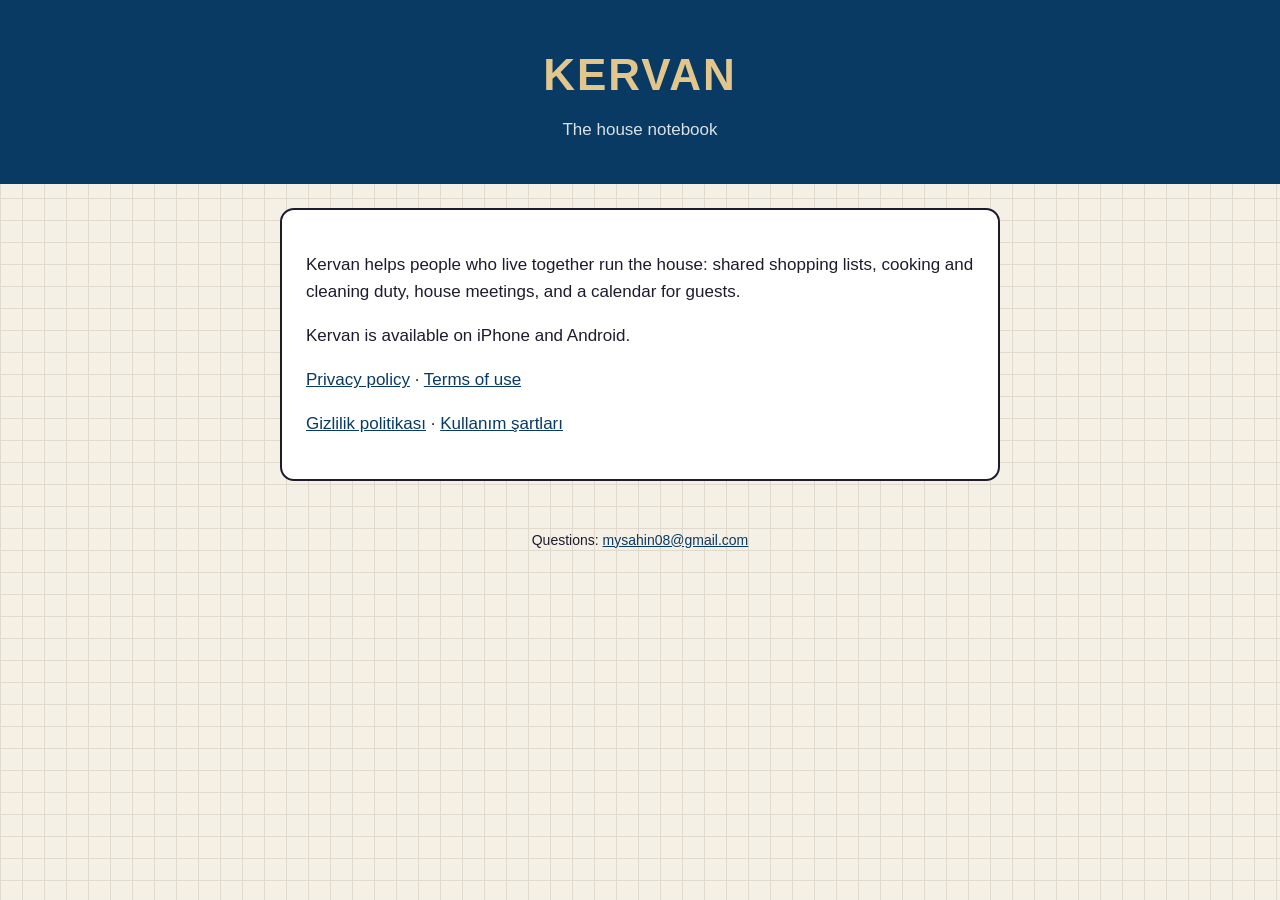
<file: index.html>
<!doctype html>
<html lang="en">
<head>
<meta charset="utf-8">
<meta name="viewport" content="width=device-width, initial-scale=1">
<title>Kervan</title>
<link rel="stylesheet" href="style.css">
</head>
<body>
<header>
  <h1>KERVAN</h1>
  <p>The house notebook</p>
</header>
<main>
  <p>Kervan helps people who live together run the house: shared shopping lists, cooking and cleaning duty, house meetings, and a calendar for guests.</p>
  <p>Kervan is available on iPhone and Android.</p>
  <p><a href="privacy.html">Privacy policy</a> · <a href="terms.html">Terms of use</a></p>
  <p><a href="privacy-tr.html">Gizlilik politikası</a> · <a href="terms-tr.html">Kullanım şartları</a></p>
</main>
<footer>Questions: <a href="mailto:mysahin08@gmail.com">mysahin08@gmail.com</a></footer>
</body>
</html>
</file>
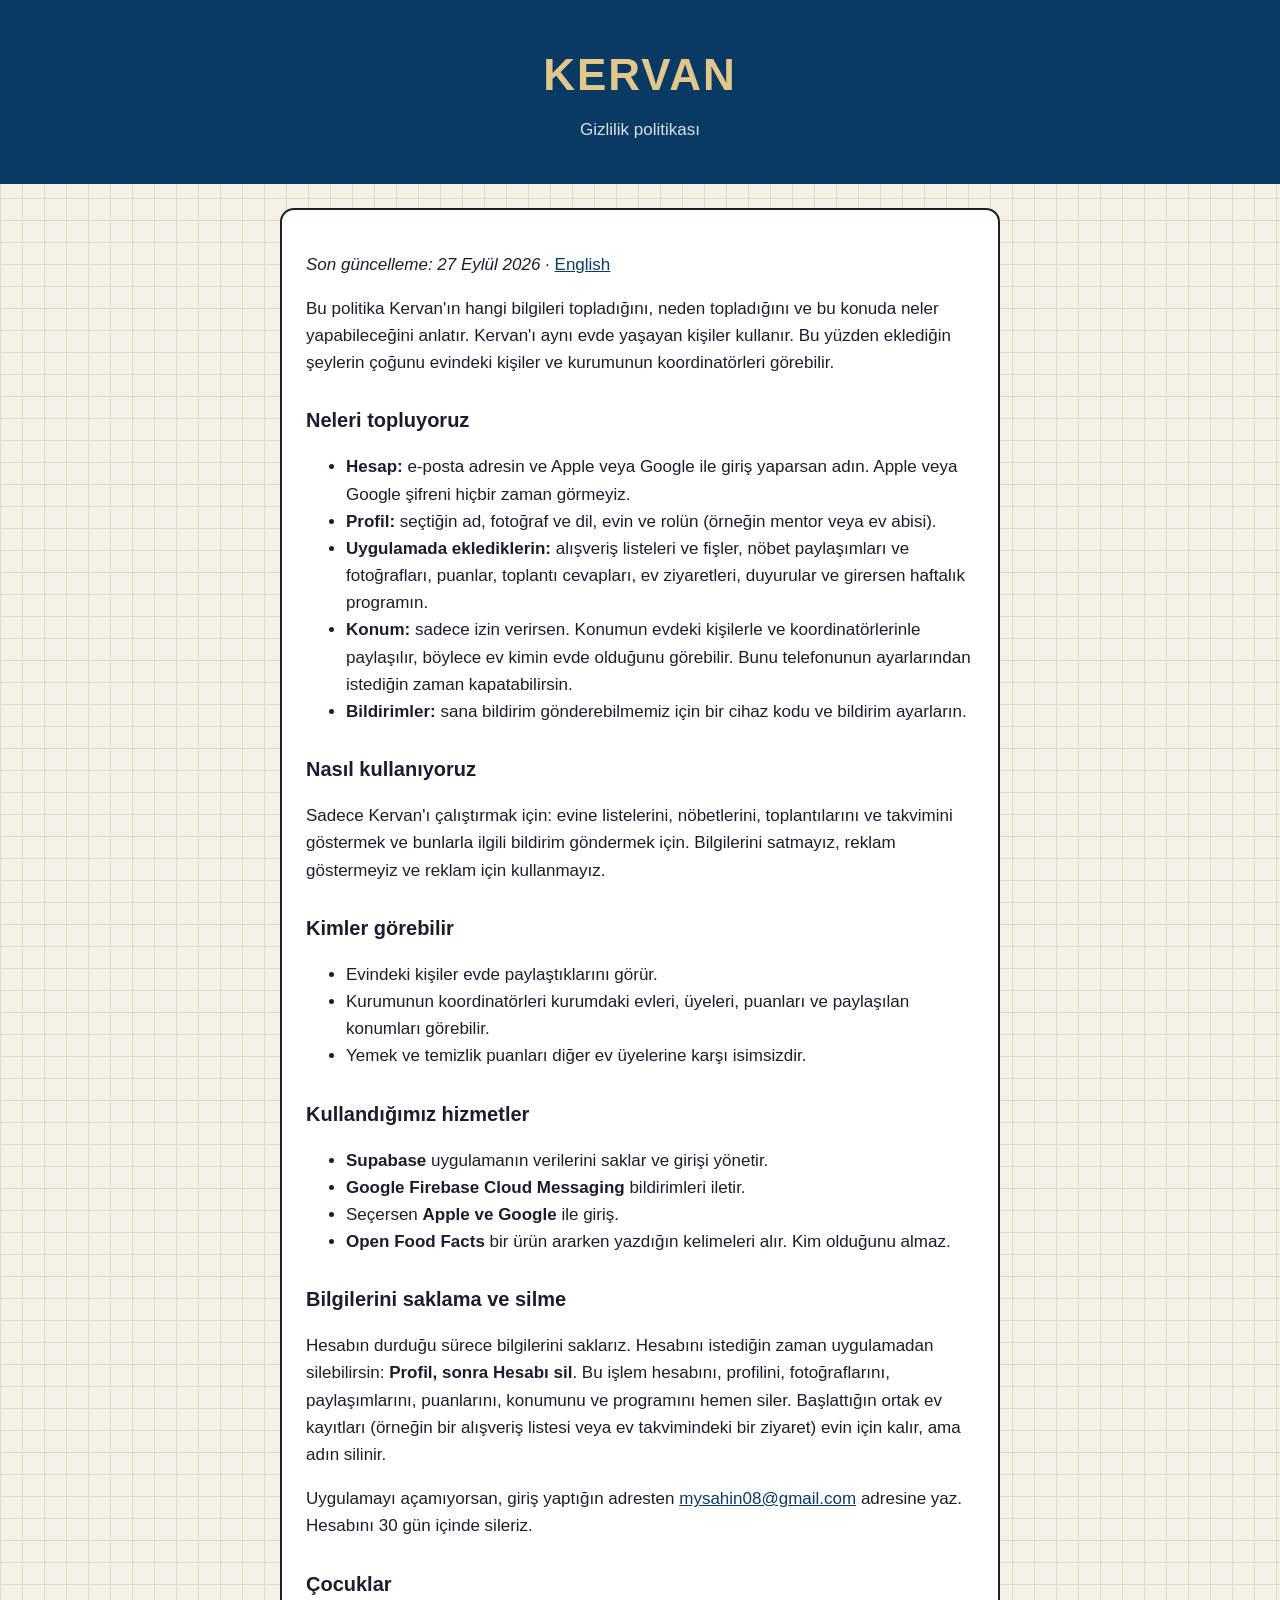
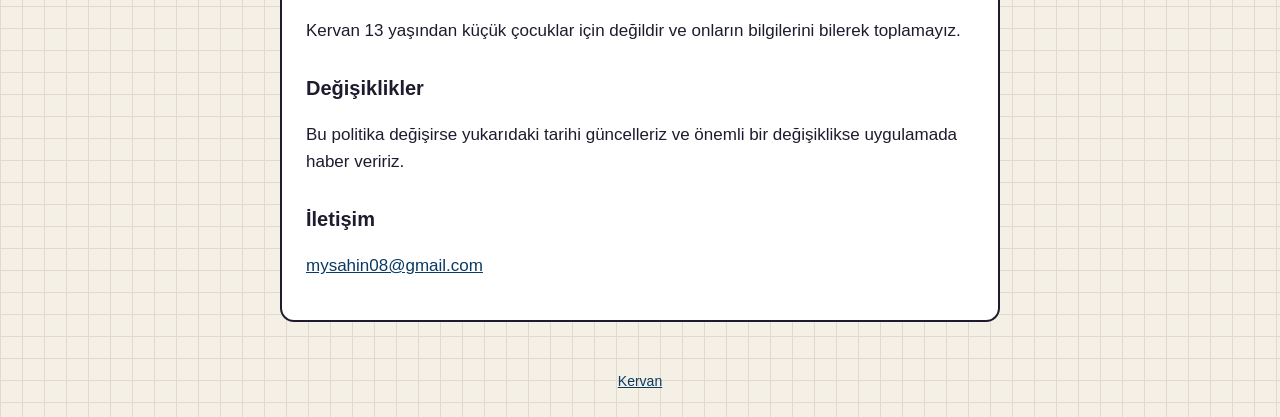
<file: privacy-tr.html>
<!doctype html>
<html lang="tr">
<head>
<meta charset="utf-8">
<meta name="viewport" content="width=device-width, initial-scale=1">
<title>Kervan Gizlilik Politikası</title>
<link rel="stylesheet" href="style.css">
</head>
<body>
<header>
  <h1>KERVAN</h1>
  <p>Gizlilik politikası</p>
</header>
<main>
  <p><em>Son güncelleme: 27 Eylül 2026</em> · <a href="privacy.html">English</a></p>
  <p>Bu politika Kervan'ın hangi bilgileri topladığını, neden topladığını ve bu konuda neler yapabileceğini anlatır. Kervan'ı aynı evde yaşayan kişiler kullanır. Bu yüzden eklediğin şeylerin çoğunu evindeki kişiler ve kurumunun koordinatörleri görebilir.</p>

  <h2>Neleri topluyoruz</h2>
  <ul>
    <li><strong>Hesap:</strong> e-posta adresin ve Apple veya Google ile giriş yaparsan adın. Apple veya Google şifreni hiçbir zaman görmeyiz.</li>
    <li><strong>Profil:</strong> seçtiğin ad, fotoğraf ve dil, evin ve rolün (örneğin mentor veya ev abisi).</li>
    <li><strong>Uygulamada eklediklerin:</strong> alışveriş listeleri ve fişler, nöbet paylaşımları ve fotoğrafları, puanlar, toplantı cevapları, ev ziyaretleri, duyurular ve girersen haftalık programın.</li>
    <li><strong>Konum:</strong> sadece izin verirsen. Konumun evdeki kişilerle ve koordinatörlerinle paylaşılır, böylece ev kimin evde olduğunu görebilir. Bunu telefonunun ayarlarından istediğin zaman kapatabilirsin.</li>
    <li><strong>Bildirimler:</strong> sana bildirim gönderebilmemiz için bir cihaz kodu ve bildirim ayarların.</li>
  </ul>

  <h2>Nasıl kullanıyoruz</h2>
  <p>Sadece Kervan'ı çalıştırmak için: evine listelerini, nöbetlerini, toplantılarını ve takvimini göstermek ve bunlarla ilgili bildirim göndermek için. Bilgilerini satmayız, reklam göstermeyiz ve reklam için kullanmayız.</p>

  <h2>Kimler görebilir</h2>
  <ul>
    <li>Evindeki kişiler evde paylaştıklarını görür.</li>
    <li>Kurumunun koordinatörleri kurumdaki evleri, üyeleri, puanları ve paylaşılan konumları görebilir.</li>
    <li>Yemek ve temizlik puanları diğer ev üyelerine karşı isimsizdir.</li>
  </ul>

  <h2>Kullandığımız hizmetler</h2>
  <ul>
    <li><strong>Supabase</strong> uygulamanın verilerini saklar ve girişi yönetir.</li>
    <li><strong>Google Firebase Cloud Messaging</strong> bildirimleri iletir.</li>
    <li>Seçersen <strong>Apple ve Google</strong> ile giriş.</li>
    <li><strong>Open Food Facts</strong> bir ürün ararken yazdığın kelimeleri alır. Kim olduğunu almaz.</li>
  </ul>

  <h2>Bilgilerini saklama ve silme</h2>
  <p>Hesabın durduğu sürece bilgilerini saklarız. Hesabını istediğin zaman uygulamadan silebilirsin: <strong>Profil, sonra Hesabı sil</strong>. Bu işlem hesabını, profilini, fotoğraflarını, paylaşımlarını, puanlarını, konumunu ve programını hemen siler. Başlattığın ortak ev kayıtları (örneğin bir alışveriş listesi veya ev takvimindeki bir ziyaret) evin için kalır, ama adın silinir.</p>
  <p>Uygulamayı açamıyorsan, giriş yaptığın adresten <a href="mailto:mysahin08@gmail.com">mysahin08@gmail.com</a> adresine yaz. Hesabını 30 gün içinde sileriz.</p>

  <h2>Çocuklar</h2>
  <p>Kervan 13 yaşından küçük çocuklar için değildir ve onların bilgilerini bilerek toplamayız.</p>

  <h2>Değişiklikler</h2>
  <p>Bu politika değişirse yukarıdaki tarihi güncelleriz ve önemli bir değişiklikse uygulamada haber veririz.</p>

  <h2>İletişim</h2>
  <p><a href="mailto:mysahin08@gmail.com">mysahin08@gmail.com</a></p>
</main>
<footer><a href="index.html">Kervan</a></footer>
</body>
</html>
</file>
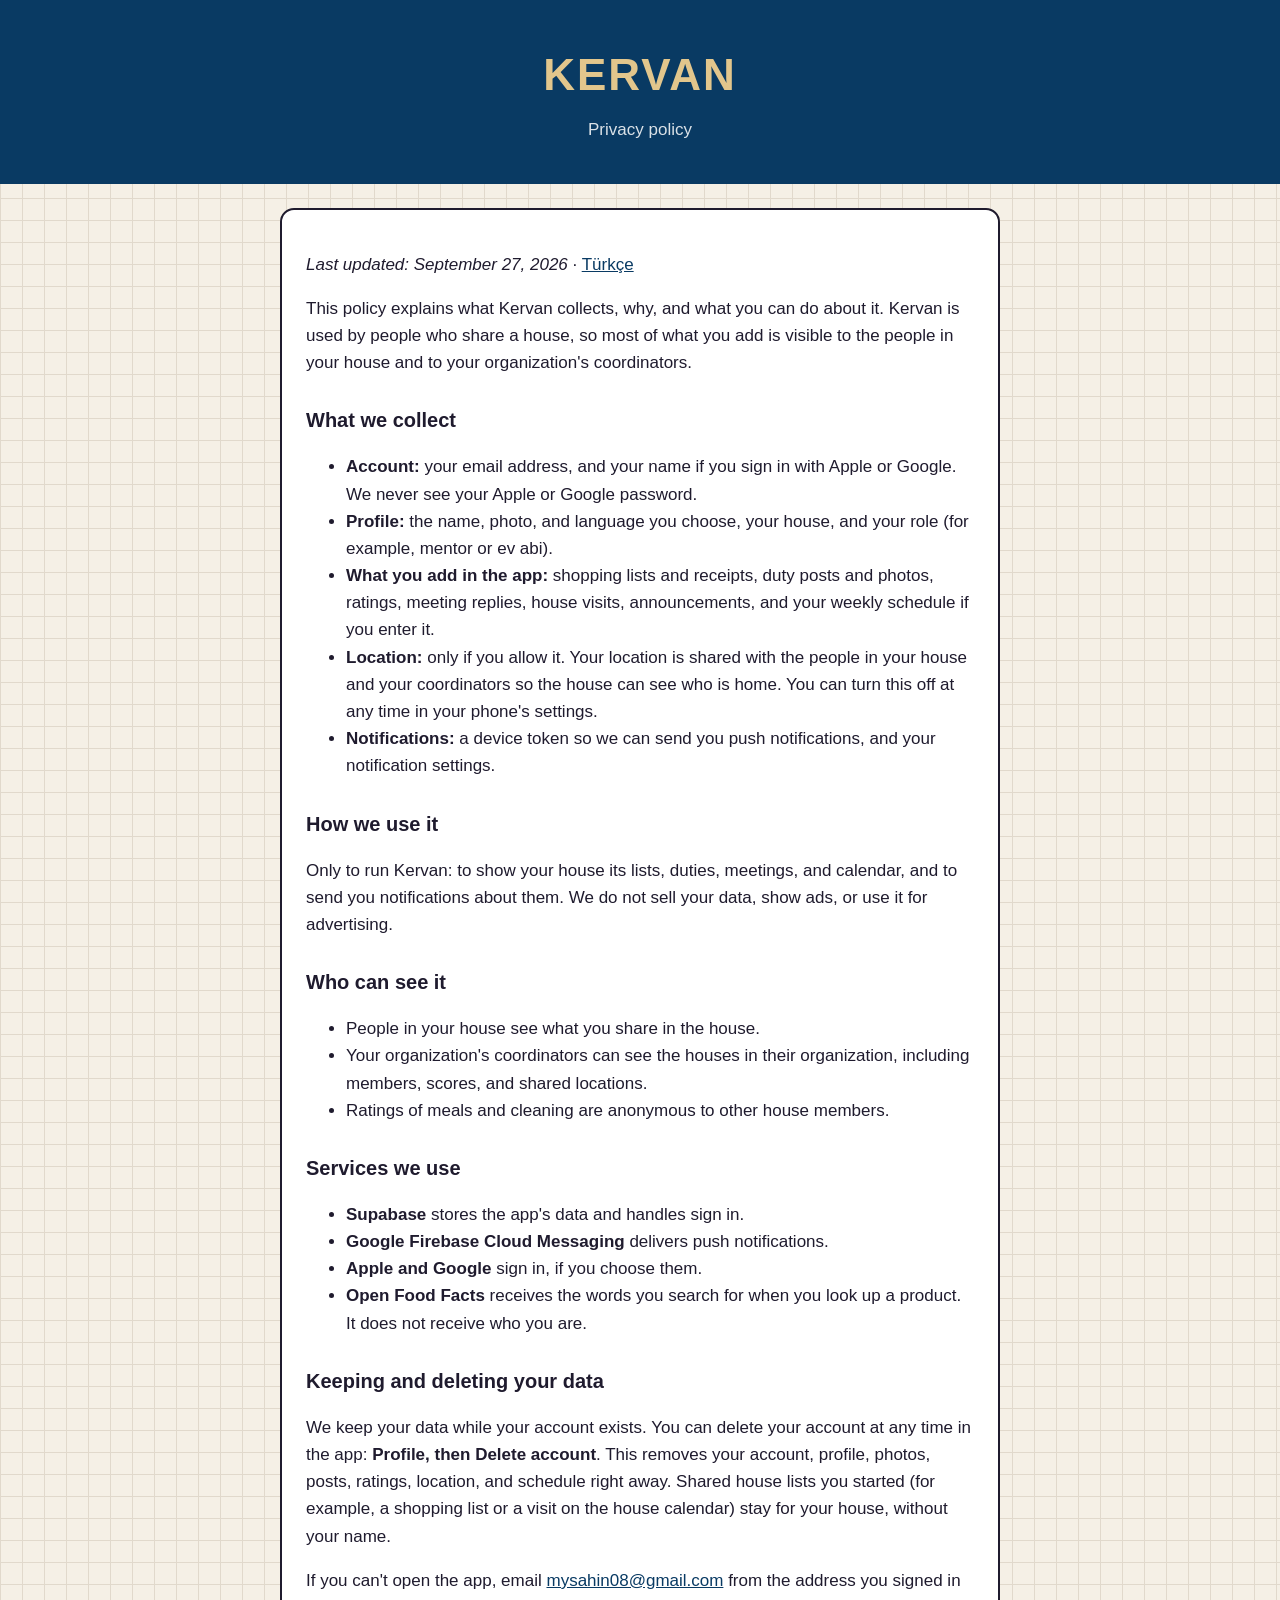
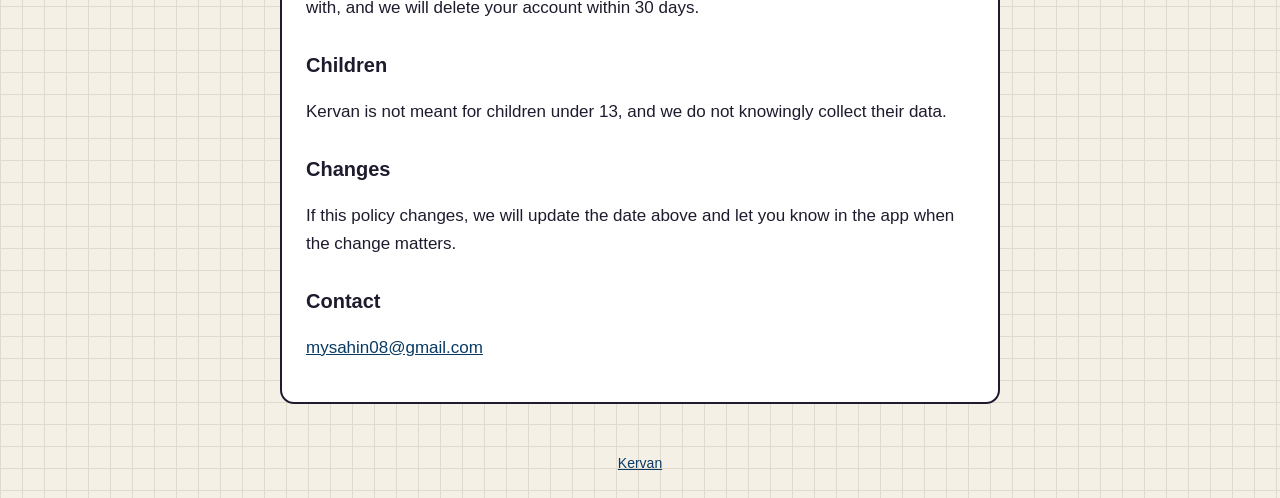
<file: privacy.html>
<!doctype html>
<html lang="en">
<head>
<meta charset="utf-8">
<meta name="viewport" content="width=device-width, initial-scale=1">
<title>Kervan Privacy Policy</title>
<link rel="stylesheet" href="style.css">
</head>
<body>
<header>
  <h1>KERVAN</h1>
  <p>Privacy policy</p>
</header>
<main>
  <p><em>Last updated: September 27, 2026</em> · <a href="privacy-tr.html">Türkçe</a></p>
  <p>This policy explains what Kervan collects, why, and what you can do about it. Kervan is used by people who share a house, so most of what you add is visible to the people in your house and to your organization's coordinators.</p>

  <h2>What we collect</h2>
  <ul>
    <li><strong>Account:</strong> your email address, and your name if you sign in with Apple or Google. We never see your Apple or Google password.</li>
    <li><strong>Profile:</strong> the name, photo, and language you choose, your house, and your role (for example, mentor or ev abi).</li>
    <li><strong>What you add in the app:</strong> shopping lists and receipts, duty posts and photos, ratings, meeting replies, house visits, announcements, and your weekly schedule if you enter it.</li>
    <li><strong>Location:</strong> only if you allow it. Your location is shared with the people in your house and your coordinators so the house can see who is home. You can turn this off at any time in your phone's settings.</li>
    <li><strong>Notifications:</strong> a device token so we can send you push notifications, and your notification settings.</li>
  </ul>

  <h2>How we use it</h2>
  <p>Only to run Kervan: to show your house its lists, duties, meetings, and calendar, and to send you notifications about them. We do not sell your data, show ads, or use it for advertising.</p>

  <h2>Who can see it</h2>
  <ul>
    <li>People in your house see what you share in the house.</li>
    <li>Your organization's coordinators can see the houses in their organization, including members, scores, and shared locations.</li>
    <li>Ratings of meals and cleaning are anonymous to other house members.</li>
  </ul>

  <h2>Services we use</h2>
  <ul>
    <li><strong>Supabase</strong> stores the app's data and handles sign in.</li>
    <li><strong>Google Firebase Cloud Messaging</strong> delivers push notifications.</li>
    <li><strong>Apple and Google</strong> sign in, if you choose them.</li>
    <li><strong>Open Food Facts</strong> receives the words you search for when you look up a product. It does not receive who you are.</li>
  </ul>

  <h2>Keeping and deleting your data</h2>
  <p>We keep your data while your account exists. You can delete your account at any time in the app: <strong>Profile, then Delete account</strong>. This removes your account, profile, photos, posts, ratings, location, and schedule right away. Shared house lists you started (for example, a shopping list or a visit on the house calendar) stay for your house, without your name.</p>
  <p>If you can't open the app, email <a href="mailto:mysahin08@gmail.com">mysahin08@gmail.com</a> from the address you signed in with, and we will delete your account within 30 days.</p>

  <h2>Children</h2>
  <p>Kervan is not meant for children under 13, and we do not knowingly collect their data.</p>

  <h2>Changes</h2>
  <p>If this policy changes, we will update the date above and let you know in the app when the change matters.</p>

  <h2>Contact</h2>
  <p><a href="mailto:mysahin08@gmail.com">mysahin08@gmail.com</a></p>
</main>
<footer><a href="index.html">Kervan</a></footer>
</body>
</html>
</file>
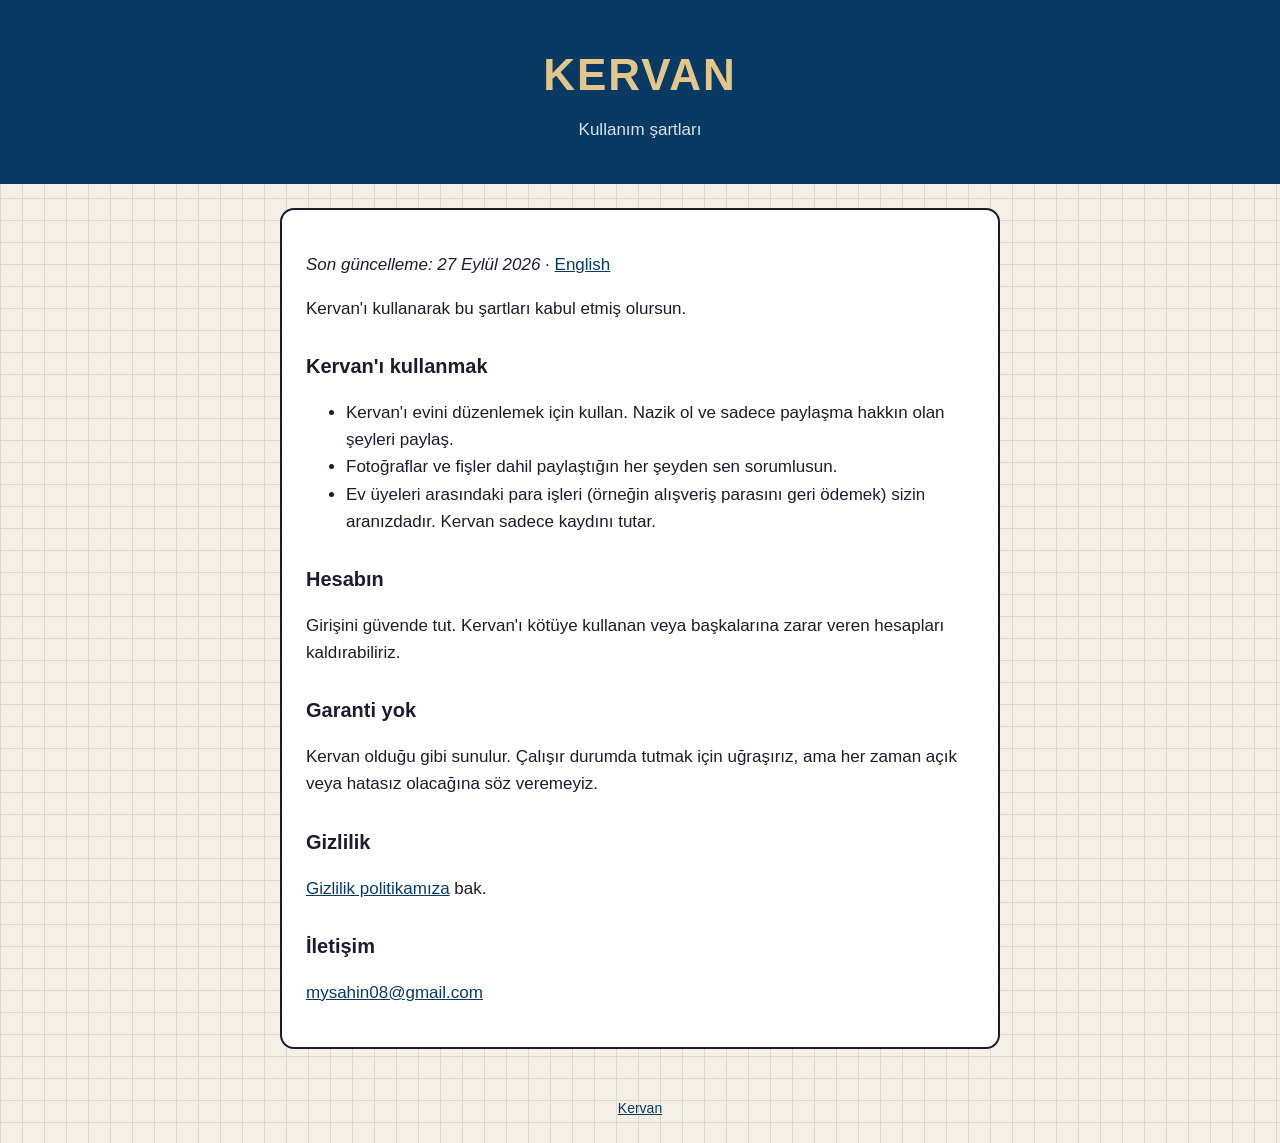
<file: terms-tr.html>
<!doctype html>
<html lang="tr">
<head>
<meta charset="utf-8">
<meta name="viewport" content="width=device-width, initial-scale=1">
<title>Kervan Kullanım Şartları</title>
<link rel="stylesheet" href="style.css">
</head>
<body>
<header>
  <h1>KERVAN</h1>
  <p>Kullanım şartları</p>
</header>
<main>
  <p><em>Son güncelleme: 27 Eylül 2026</em> · <a href="terms.html">English</a></p>
  <p>Kervan'ı kullanarak bu şartları kabul etmiş olursun.</p>
  <h2>Kervan'ı kullanmak</h2>
  <ul>
    <li>Kervan'ı evini düzenlemek için kullan. Nazik ol ve sadece paylaşma hakkın olan şeyleri paylaş.</li>
    <li>Fotoğraflar ve fişler dahil paylaştığın her şeyden sen sorumlusun.</li>
    <li>Ev üyeleri arasındaki para işleri (örneğin alışveriş parasını geri ödemek) sizin aranızdadır. Kervan sadece kaydını tutar.</li>
  </ul>
  <h2>Hesabın</h2>
  <p>Girişini güvende tut. Kervan'ı kötüye kullanan veya başkalarına zarar veren hesapları kaldırabiliriz.</p>
  <h2>Garanti yok</h2>
  <p>Kervan olduğu gibi sunulur. Çalışır durumda tutmak için uğraşırız, ama her zaman açık veya hatasız olacağına söz veremeyiz.</p>
  <h2>Gizlilik</h2>
  <p><a href="privacy-tr.html">Gizlilik politikamıza</a> bak.</p>
  <h2>İletişim</h2>
  <p><a href="mailto:mysahin08@gmail.com">mysahin08@gmail.com</a></p>
</main>
<footer><a href="index.html">Kervan</a></footer>
</body>
</html>
</file>
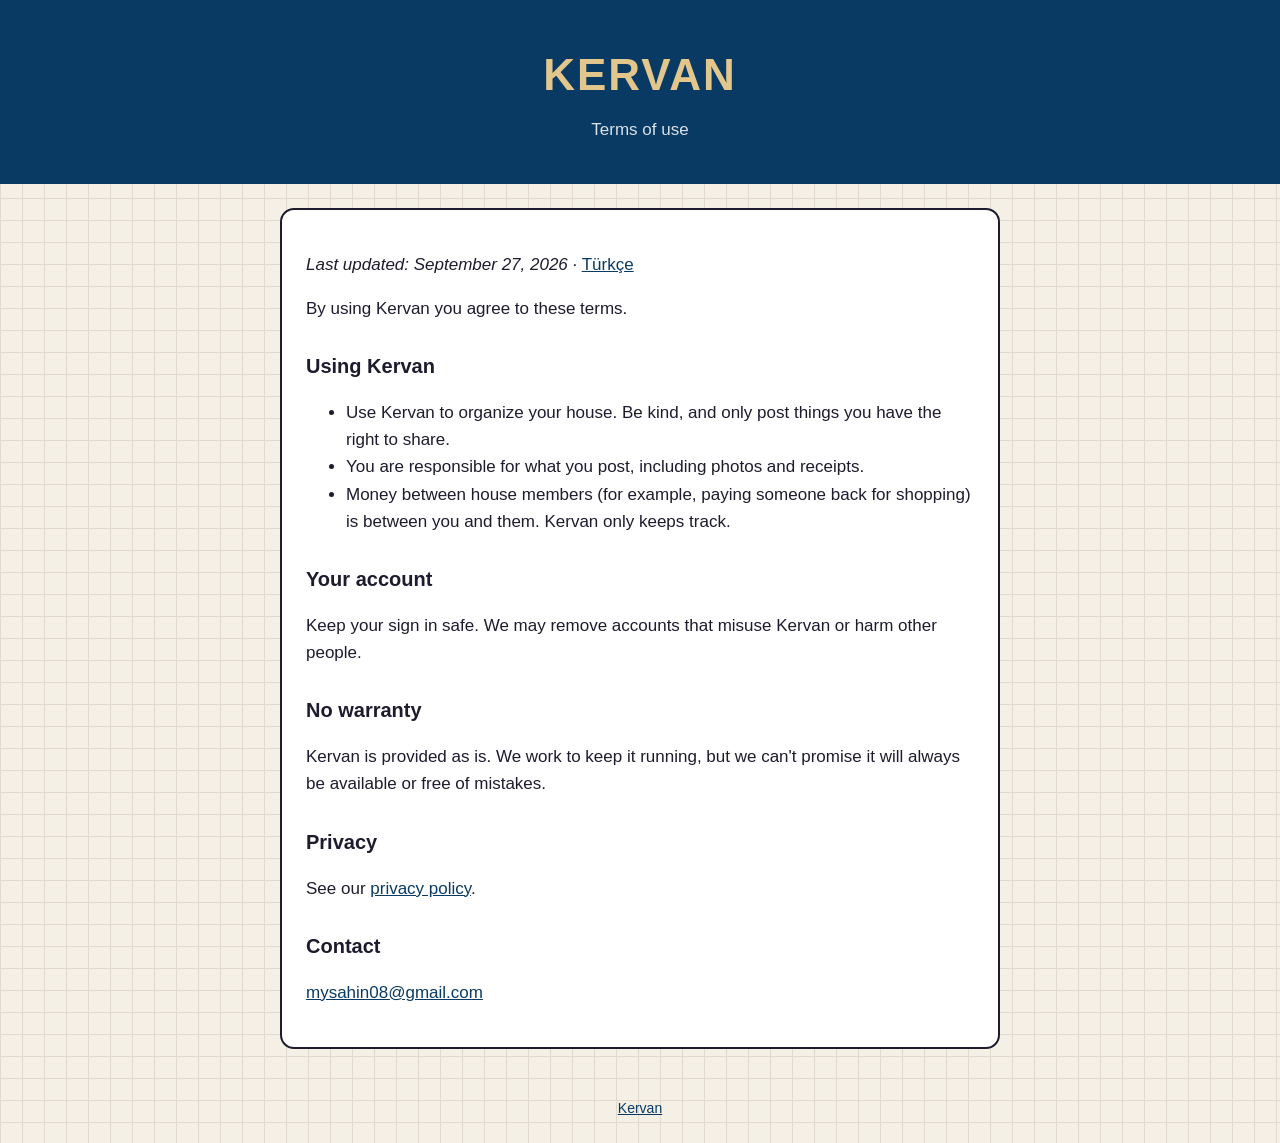
<file: terms.html>
<!doctype html>
<html lang="en">
<head>
<meta charset="utf-8">
<meta name="viewport" content="width=device-width, initial-scale=1">
<title>Kervan Terms of Use</title>
<link rel="stylesheet" href="style.css">
</head>
<body>
<header>
  <h1>KERVAN</h1>
  <p>Terms of use</p>
</header>
<main>
  <p><em>Last updated: September 27, 2026</em> · <a href="terms-tr.html">Türkçe</a></p>
  <p>By using Kervan you agree to these terms.</p>
  <h2>Using Kervan</h2>
  <ul>
    <li>Use Kervan to organize your house. Be kind, and only post things you have the right to share.</li>
    <li>You are responsible for what you post, including photos and receipts.</li>
    <li>Money between house members (for example, paying someone back for shopping) is between you and them. Kervan only keeps track.</li>
  </ul>
  <h2>Your account</h2>
  <p>Keep your sign in safe. We may remove accounts that misuse Kervan or harm other people.</p>
  <h2>No warranty</h2>
  <p>Kervan is provided as is. We work to keep it running, but we can't promise it will always be available or free of mistakes.</p>
  <h2>Privacy</h2>
  <p>See our <a href="privacy.html">privacy policy</a>.</p>
  <h2>Contact</h2>
  <p><a href="mailto:mysahin08@gmail.com">mysahin08@gmail.com</a></p>
</main>
<footer><a href="index.html">Kervan</a></footer>
</body>
</html>
</file>
<file: style.css>
:root { --navy: #093A63; --gold: #E2C68C; --ink: #1F1B2E; --paper: #F5F0E6; --line: #E1D9CC; }
* { box-sizing: border-box; }
body { margin: 0; font: 17px/1.6 -apple-system, BlinkMacSystemFont, "Segoe UI", Roboto, sans-serif; color: var(--ink);
  background: var(--paper); background-image: linear-gradient(var(--line) 1px, transparent 1px), linear-gradient(90deg, var(--line) 1px, transparent 1px);
  background-size: 22px 22px; }
header { background: var(--navy); color: var(--gold); padding: 40px 16px; text-align: center; }
header h1 { margin: 0; font-size: 44px; letter-spacing: 2px; }
header p { margin: 6px 0 0; color: #fff; opacity: .85; }
main { max-width: 720px; margin: 24px auto; padding: 24px; background: #fff; border: 2px solid var(--ink); border-radius: 14px; }
h2 { margin-top: 28px; font-size: 20px; }
a { color: var(--navy); }
footer { text-align: center; padding: 24px 16px; font-size: 14px; }
</file>
